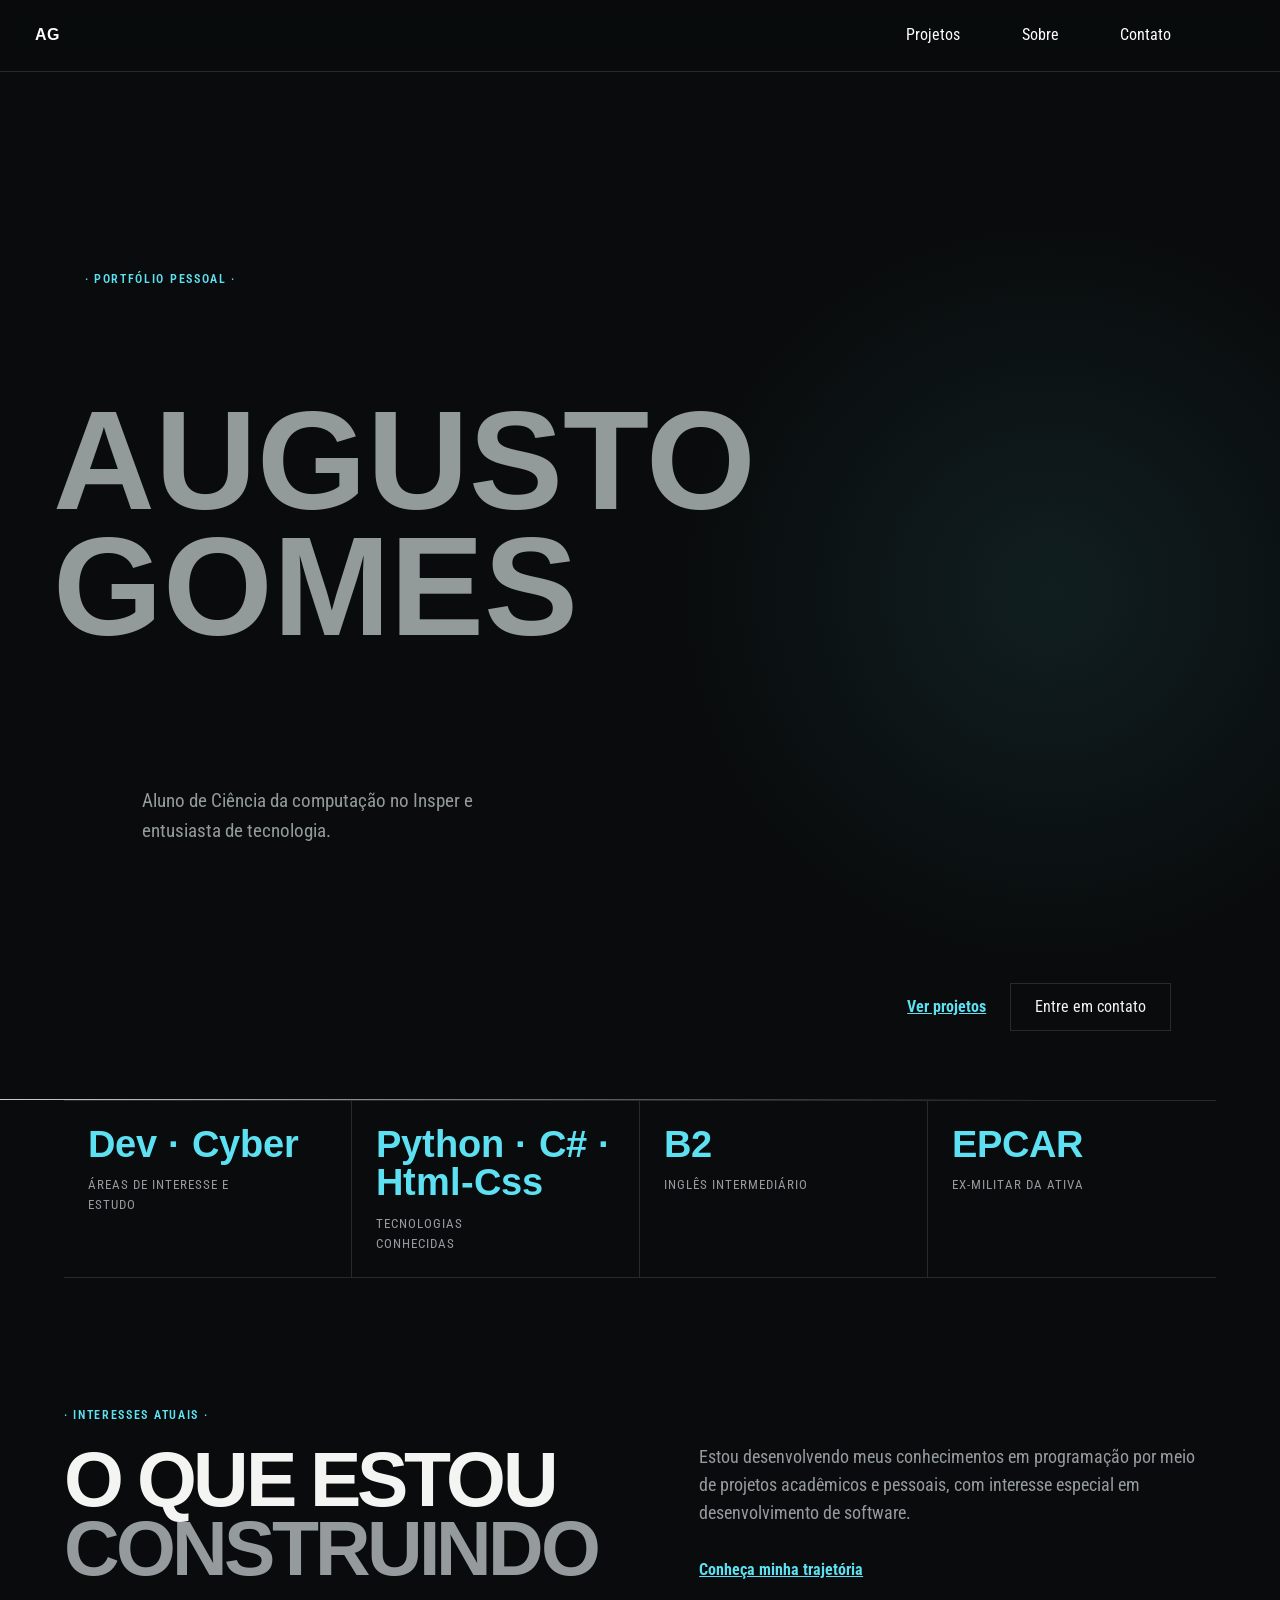
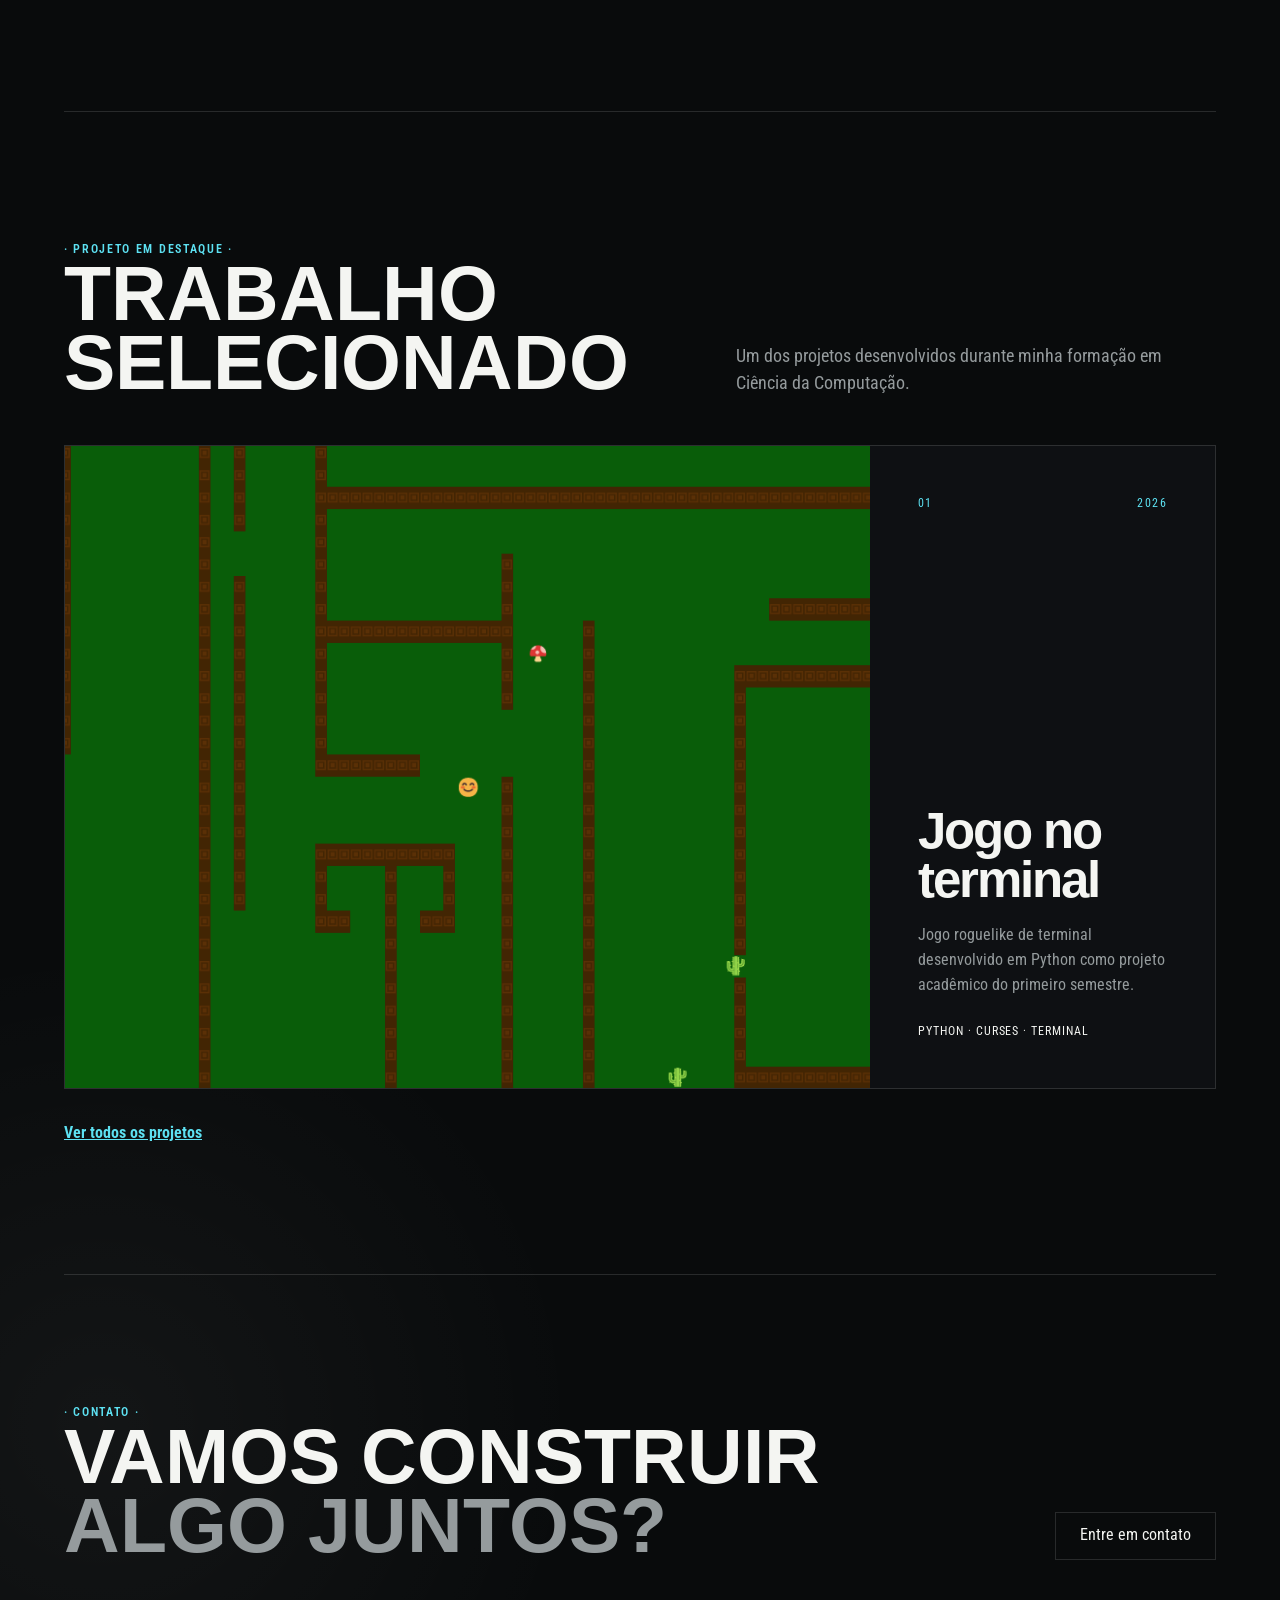
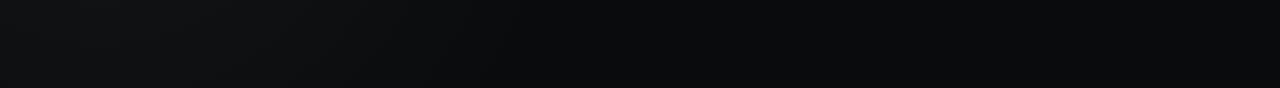
<file: index.html>
<!DOCTYPE html>
<html lang="pt-BR">
<head>
    <meta charset="UTF-8">
    <meta name="viewport" content="width=device-width, initial-scale=1.0">
    <link rel="stylesheet" href="css/style.css">
    <link rel="stylesheet" href="css/styleproject.css">
    <link rel="preconnect" href="https://fonts.googleapis.com">
    <link rel="preconnect" href="https://fonts.gstatic.com" crossorigin>
    <link href="https://fonts.googleapis.com/css2?family=Arimo:ital,wght@0,400..700;1,400..700&display=swap" rel="stylesheet">
    <link href="https://fonts.googleapis.com/css2?family=Chakra+Petch:wght@400;500;600;700&family=DM+Mono:wght@300;400;500&display=swap" rel="stylesheet">
    <link href="https://fonts.googleapis.com/css2?family=Roboto+Condensed:wght@400;500;600;700&display=swap" rel="stylesheet">
    <title>Augusto Gomes | Portfólio</title>
</head>
<body>

    <header class = "site-header">
    <a class="site-logo" href="index.html">AG</a>

    <nav class="site-nav">
      <a class="other-pages" href="projetos.html">Projetos</a>
      <a class="other-pages" href="sobre.html">Sobre</a>
      <a class="other-pages" href="contato.html">Contato</a>
    </nav>

    </header>

    <main>
        <section class = "grid-class">
            <div class = "section-one">
                <p class ="port">· Portfólio pessoal ·</p>
                <h1 class = "grey-title"><span>AUGUSTO</span><br><span>GOMES</span></h1>
                <p class ="description">Aluno de Ciência da computação no Insper e entusiasta de tecnologia.</p>
            </div>
            <nav class = "nav2">
                <a class="butstart1" href="projetos.html">Ver projetos</a>
                <a class="butstart2" href="contato.html">Entre em contato</a>
            </nav>
        </section>
    

        <div class = "section-line"></div>

        <section class="home-facts">
            <article>
                <strong>Dev · Cyber</strong>
                <span>Áreas de interesse e estudo</span>
            </article>

            <article>
                <strong>Python · C# · Html-Css</strong>
                <span>Tecnologias conhecidas</span>
            </article>

            <article>
                <strong>B2</strong>
                <span>Inglês intermediário</span>
            </article>

            <article>
                <strong>EPCAR</strong>
                <span>Ex-militar da ativa</span>
            </article>
        </section>

        <section class="home-focus">
            <div>
                <p class="port home-label">· Interesses atuais ·</p>

                <h2>
                O QUE ESTOU<br>
                <span>CONSTRUINDO</span>
                </h2>
            </div>

            <div class="home-focus-text">
                <p>
                Estou desenvolvendo meus conhecimentos em programação por meio
                de projetos acadêmicos e pessoais, com interesse especial em
                desenvolvimento de software.
                </p>

                <a class="butstart1" href="sobre.html">
                Conheça minha trajetória
                </a>
            </div>
        </section>

        <section class="home-project">
            <div class="home-project-heading">
                <div>
                <p class="projects-label">· Projeto em destaque ·</p>
                <h2>TRABALHO<br>SELECIONADO</h2>
                </div>

                <p>
                Um dos projetos desenvolvidos durante minha formação em
                Ciência da Computação.
                </p>
            </div>

            <article class="project-card project-card-featured">
                <a
                class="project-link"
                href="https://github.com/Golivergg"
                target="_blank"
                rel="noopener noreferrer"
                >
                <figure class="project-image">
                    <img
                    src="img/projind.png"
                    alt="Captura de tela do jogo desenvolvido em Python"
                    >
                </figure>

                <div class="project-content">
                    <div class="project-meta">
                    <span>01</span>
                    <span>2026</span>
                    </div>

                    <h2>Jogo no terminal</h2>

                    <p class="project-description">
                    Jogo roguelike de terminal desenvolvido em Python como
                    projeto acadêmico do primeiro semestre.
                    </p>

                    <p class="project-technologies">
                    Python · Curses · Terminal
                    </p>
                </div>
                </a>
            </article>

            <a class="butstart1 home-all-projects" href="projetos.html">
                Ver todos os projetos
            </a>
        </section>

        <section class="home-contact">
            <div>
                <p class="projects-label">· Contato ·</p>

                <h2>
                VAMOS CONSTRUIR<br>
                <span>ALGO JUNTOS?</span>
                </h2>
            </div>

            <a class="butstart2" href="contato.html">
                Entre em contato
            </a>
        </section>
    </main>
</body>
</html>
</file>
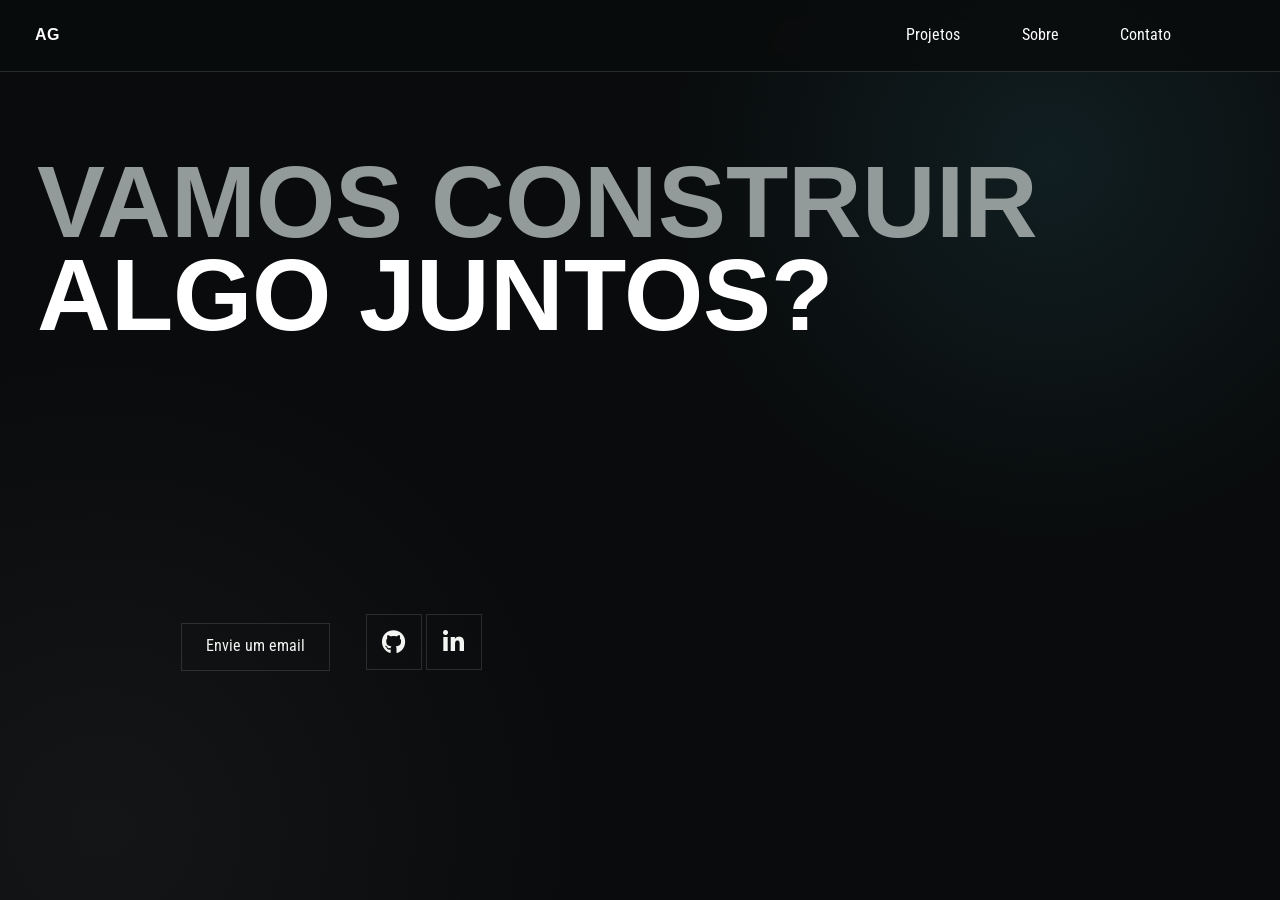
<file: contato.html>
<!DOCTYPE html>
<html lang="pt-BR">
<head>
    <meta charset="UTF-8">
    <meta name="viewport" content="width=device-width, initial-scale=1.0">
    <link rel="stylesheet" href="css/style.css">
    <link rel="preconnect" href="https://fonts.googleapis.com">
    <link rel="preconnect" href="https://fonts.gstatic.com" crossorigin>
    <link href="https://fonts.googleapis.com/css2?family=Arimo:ital,wght@0,400..700;1,400..700&display=swap" rel="stylesheet">
    <link href="https://fonts.googleapis.com/css2?family=Chakra+Petch:wght@400;500;600;700&family=DM+Mono:wght@300;400;500&display=swap" rel="stylesheet">
    <link href="https://fonts.googleapis.com/css2?family=Roboto+Condensed:wght@400;500;600;700&display=swap" rel="stylesheet">
    <link rel="stylesheet" href="https://cdnjs.cloudflare.com/ajax/libs/font-awesome/6.5.2/css/all.min.css">
    <title>Augusto Gomes | Portfólio </title>
</head>
<body>
    <header class = "site-header">
    <a class="site-logo" href="index.html">AG</a>

    <nav class="site-nav">
      <a class="other-pages" href="projetos.html">Projetos</a>
      <a class="other-pages" href="sobre.html">Sobre</a>
      <a class="other-pages" href="contato.html">Contato</a>
    </nav>

    </header>
    <main>
    <section>
        <div class = "section-one">
            <h1><span class = "grey-title2">VAMOS CONSTRUIR</span><br><span class = "white-title2">ALGO JUNTOS?</span></h1>
            <nav>
            <a class="butstart2 contact-email" href="mailto:augusto.goliverg@gmail.com">Envie um email</a>
            <a
                class="contact-button"
                href="https://github.com/Golivergg"
                target="_blank"
                rel="noopener noreferrer"
                aria-label="GitHub"
            >
                <i class="fa-brands fa-github"></i>
            </a>

            <a
                class="contact-button"
                href="https://www.linkedin.com/in/augusto-gomes-10023231002023100231001002323232023100/"
                target="_blank"
                rel="noopener noreferrer"
                aria-label="LinkedIn"
            >
                <i class="fa-brands fa-linkedin-in"></i>
            </a>
            </nav>
        </div>
        <div class="contact-buttons">
            
        </div>
    </section>
    </main>
        
</body>
</html>
</file>
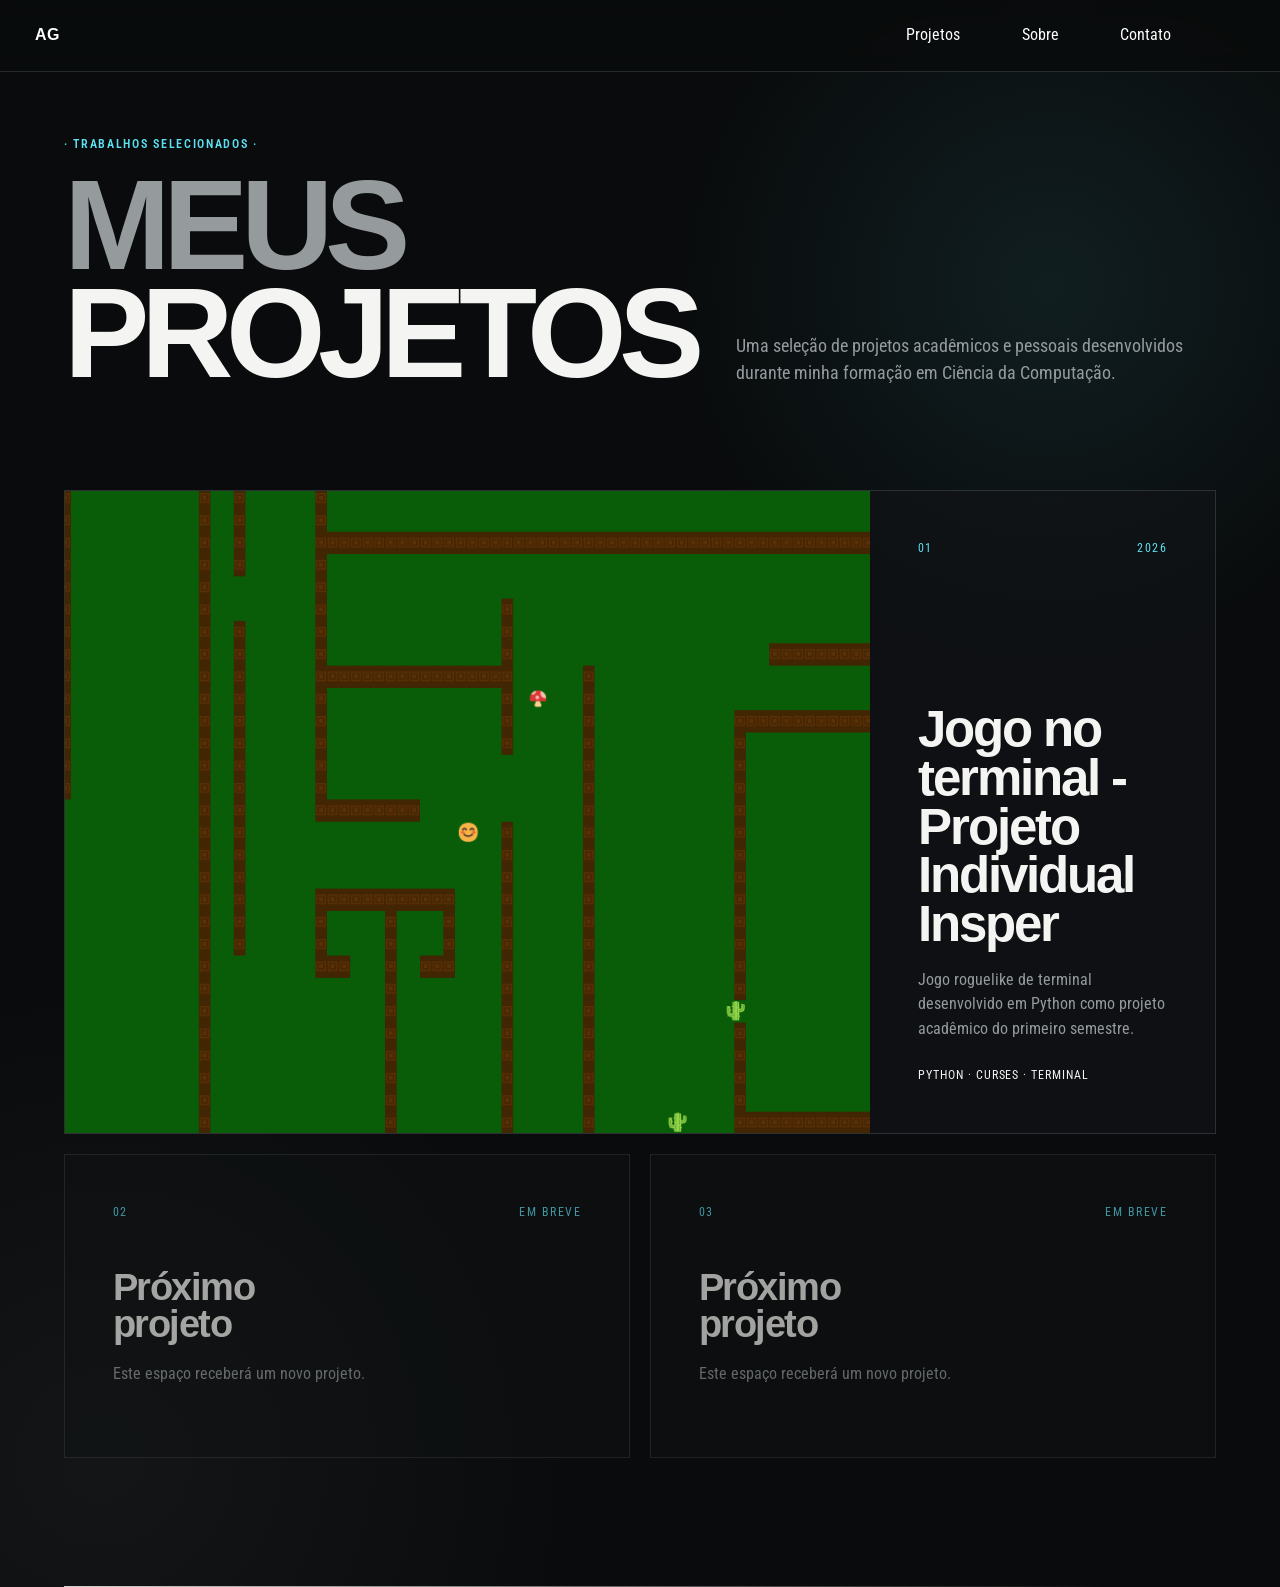
<file: projetos.html>
<!DOCTYPE html>
<html lang="pt-BR">
<head>
    <meta charset="UTF-8">
    <meta name="viewport" content="width=device-width, initial-scale=1.0">
    <link rel="stylesheet" href="css/style.css">
    <link rel="stylesheet" href="css/styleproject.css">
    <link rel="preconnect" href="https://fonts.googleapis.com">
    <link rel="preconnect" href="https://fonts.gstatic.com" crossorigin>
    <link href="https://fonts.googleapis.com/css2?family=Arimo:ital,wght@0,400..700;1,400..700&display=swap" rel="stylesheet">
    <link href="https://fonts.googleapis.com/css2?family=Chakra+Petch:wght@400;500;600;700&family=DM+Mono:wght@300;400;500&display=swap" rel="stylesheet">
    <link href="https://fonts.googleapis.com/css2?family=Roboto+Condensed:wght@400;500;600;700&display=swap" rel="stylesheet">
    <title>Augusto Gomes | Portfólio</title>
</head>
<body>
    <header class = "site-header">
    <a class="site-logo" href="index.html">AG</a>

    <nav class="site-nav">
      <a class="other-pages" href="projetos.html">Projetos</a>
      <a class="other-pages" href="sobre.html">Sobre</a>
      <a class="other-pages" href="contato.html">Contato</a>
    </nav>

    </header>

    <main class="projects-page">

  <section class="projects-intro">
    <p class="projects-label">· Trabalhos selecionados ·</p>

    <h1 class="projects-title">
      <span>MEUS</span>
      <span>PROJETOS</span>
    </h1>

    <p class="projects-description">
      Uma seleção de projetos acadêmicos e pessoais desenvolvidos
      durante minha formação em Ciência da Computação.
    </p>
  </section>

  <section class="projects-grid" aria-label="Lista de projetos">

    <!-- Projeto principal -->
    <article class="project-card project-card-featured">
      <a
        class="project-link"
        href="https://github.com/Golivergg"
        target="_blank"
        rel="noopener noreferrer"
      >
        <figure class="project-image">
          <img
            src="img/projind.png"
            alt="Captura de tela do jogo Classic Dungeon Blitz"
          >
        </figure>

        <div class="project-content">
          <div class="project-meta">
            <span>01</span>
            <span>2026</span>
          </div>

          <h2>Jogo no terminal - Projeto Individual Insper</h2>

          <p class="project-description">
            Jogo roguelike de terminal desenvolvido em Python como
            projeto acadêmico do primeiro semestre.
          </p>

          <p class="project-technologies">
            Python · Curses · Terminal
          </p>
        </div>
      </a>
    </article>

    <!-- Espaço para projeto futuro -->
    <article class="project-card project-coming-soon">
      <div class="project-content">
        <div class="project-meta">
          <span>02</span>
          <span>Em breve</span>
        </div>

        <h2>Próximo projeto</h2>

        <p class="project-description">
          Este espaço receberá um novo projeto.
        </p>
      </div>
    </article>

    <!-- Espaço para projeto futuro -->
    <article class="project-card project-coming-soon">
      <div class="project-content">
        <div class="project-meta">
          <span>03</span>
          <span>Em breve</span>
        </div>

        <h2>Próximo projeto</h2>

        <p class="project-description">
          Este espaço receberá um novo projeto.
        </p>
      </div>
    </article>

  </section>

  <div class="section-line"></div>
</main>

</body>
</html>
</file>
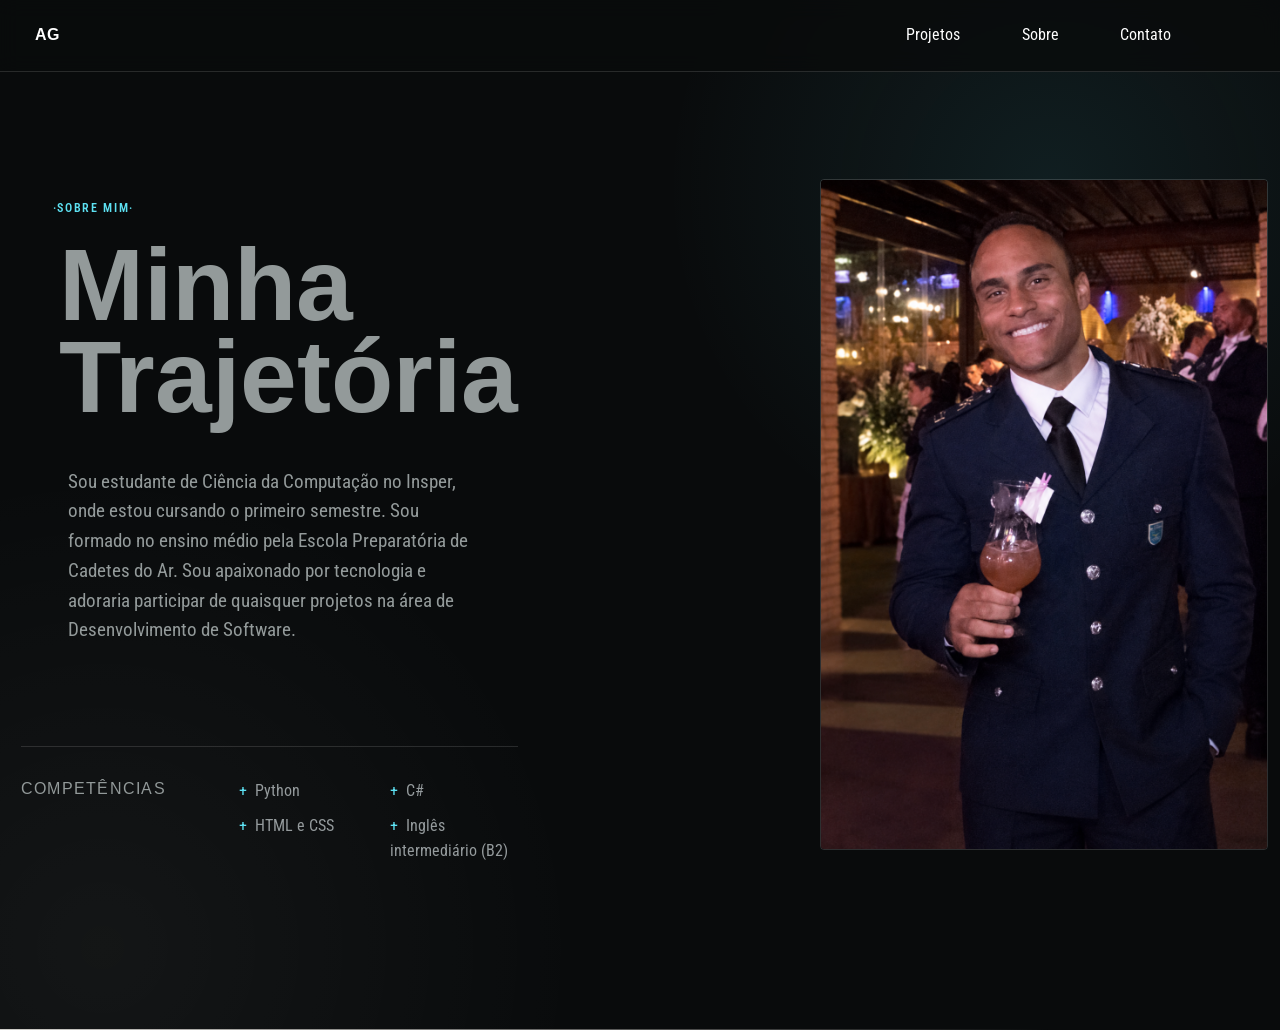
<file: sobre.html>
<!DOCTYPE html>
<html lang="pt-BR">
<head>
    <meta charset="UTF-8">
    <meta name="viewport" content="width=device-width, initial-scale=1.0">
    <link rel="stylesheet" href="css/style.css">
    <link rel="preconnect" href="https://fonts.googleapis.com">
    <link rel="preconnect" href="https://fonts.gstatic.com" crossorigin>
    <link href="https://fonts.googleapis.com/css2?family=Arimo:ital,wght@0,400..700;1,400..700&display=swap" rel="stylesheet">
    <link href="https://fonts.googleapis.com/css2?family=Chakra+Petch:wght@400;500;600;700&family=DM+Mono:wght@300;400;500&display=swap" rel="stylesheet">
    <link href="https://fonts.googleapis.com/css2?family=Roboto+Condensed:wght@400;500;600;700&display=swap" rel="stylesheet">
    <title>Augusto Gomes | Portfólio</title>
</head>
<body>
    <header class = "site-header">
    <a class="site-logo" href="index.html">AG</a>

    <nav class="site-nav">
      <a class="other-pages" href="projetos.html">Projetos</a>
      <a class="other-pages" href="sobre.html">Sobre</a>
      <a class="other-pages" href="contato.html">Contato</a>
    </nav>

    </header>
<main>
    <section class = "about">

    <div class = "section-two">
        <p class ="port2">·Sobre mim·</p>
        <h1 class = "grey-title4">Minha<br>Trajetória</h1>

        <p class = "description-about">Sou estudante de Ciência da Computação no Insper, onde estou cursando o primeiro semestre.
        Sou formado no ensino médio pela Escola Preparatória de Cadetes do Ar. 
        Sou apaixonado por tecnologia e adoraria participar de quaisquer projetos na área
        de Desenvolvimento de Software.</p>
        <div class="skills">
            <h2>Competências</h2>
            <ul>
              <li>Python</li>
              <li>C#</li>
              <li>HTML e CSS</li>
              <li>Inglês intermediário (B2)</li>
            </ul>
        </div>
    </div>

     <figure class="retratopessoal">
          <img class = "about-img"
            src="img/retratopessoal.png"
            alt="Retrato de Augusto Gomes"
          />
    </figure>

    </section>

    <div class = "section-line"></div>
</main>
</body>
</html>
</file>
<file: css/style.css>
:root {
  --bg: #090b0c;
  --surface: #111517;
  --text: #f4f5f2;
  --muted: #959b9d;
  --accent: #5de1f2;
  --line: rgba(255, 255, 255, 0.13);
  --page: min(88rem, calc(100% - 2 * clamp(1.25rem, 5vw, 5rem)));
}
*,
*::before,
*::after {
  box-sizing: border-box;
}
html {
  scroll-behavior: smooth;
}
body {
  min-height: 100vh;
  margin: 0;
  overflow-x: hidden;
  color: var(--text);
  background:
    radial-gradient(
      circle at 82% 18%,
      rgba(93, 225, 242, 0.09),
      transparent 24rem
    ),
    radial-gradient(
      circle at 8% 92%,
      rgba(255, 255, 255, 0.045),
      transparent 30rem
    ),
    var(--bg);
  font-family: "Roboto Condensed", sans-serif;
  line-height: 1.55;
}
body::before {
  content: "";
  position: fixed;
  inset: 0;
  z-index: -1;
  opacity: 0.13;
  background-image: repeating-linear-gradient(
    90deg,
    transparent 0,
    transparent calc(25% - 1px),
    rgba(255, 255, 255, 0.08) 25%
  );
  pointer-events: none;
}
a {
  color: inherit;
}
:focus-visible {
  outline: 2px solid var(--accent);
  outline-offset: 5px;
}

.site-header{
  position: fixed;
  z-index: 1000;
  background: rgba(9, 11, 12, 0.82);
  backdrop-filter: blur(10px);
  top: 0;
  left: 0;
  width: 100%;
  display: flex;
  justify-content: space-between;
  align-items: center;
  height: 4.5rem;
  border-bottom: 1px solid var(--line);
}

.site-logo {
  color: white;
  text-decoration: none;
  display: inline-block;
  font-family: "Arimo", sans-serif;
  font-size: clamp(1rem, 1vw, 3rem);;
  margin-top: 15px;
  margin-bottom: 15px;
  margin-left: clamp(15px, 2.75vw, 50px);
  font-weight: bold;
}
.site-nav{
  margin-right: clamp(1rem, 4vw, 4rem);
}
.other-pages{
  color: white;
  text-decoration: none;
  display: inline-block;
  font-family: "Roboto Condensed", sans-serif;
  font-size: clamp(1rem, 1vw, 3rem);
  margin-right: clamp(10px, 4.5vw, 100px);
}
.butstart1{
  color: var(--accent);
  display: inline-block;
  font-weight: bold;
  font-family: "Roboto Condensed", sans-serif;
  font-size: clamp(1rem, 1vw, 3rem);
}
.butstart2{
  display: inline-flex;
  align-items: center;
  justify-content: center;
  width: fit-content;
  height: 2.4rem;
  padding: 0 1.5rem;
  min-height: 3rem;
  border: 1px solid var(--line);
  color: var(--text);
  text-decoration: none;
  background-color: transparent;

  transition:
    color 180ms ease,
    border-color 180ms ease,
    background-color 180ms ease,
    box-shadow 180ms ease,
    transform 100ms ease;
}
.butstart2:hover,
.butstart2:focus-visible {
  color: var(--accent);
  border-color: var(--accent);
  background-color: rgba(93, 225, 242, 0.06);

  box-shadow:
    0 0 0.5rem rgba(93, 225, 242, 0.25),
    0 0 1.5rem rgba(93, 225, 242, 0.12);
}
.butstart2:active {
  transform: scale(0.97);
  background-color: rgba(93, 225, 242, 0.14);

  box-shadow:
    0 0 0.75rem rgba(93, 225, 242, 0.4),
    0 0 2rem rgba(93, 225, 242, 0.2);
}
.contact-email{
  margin-top: 2rem;
  margin-left: clamp(1rem, 10rem, 12rem);
  margin-right: 2rem;
  align-self: flex-start;
}
.description{
  color:rgb(147, 154, 154);
  font-family: 'Roboto Condensed', sans-serif;
  font-size: clamp(1rem, 1.5vw, 2rem);
  margin: clamp(50px,7vw,100px);
  margin-top: clamp(25px,3.5rem,50px);
  margin-bottom: clamp(75px,8vw,125px);
  max-width: 25rem;
}
.description-about{
  color:rgb(147, 154, 154);
  font-family: 'Roboto Condensed', sans-serif;
  font-size: clamp(1rem, 1.5vw, 2rem);
  margin: clamp(25px,3.5vw,50px);
  margin-left: clamp(30px,3.7vw,80px);
  max-width: 25rem;
}
.nav2{
  display: flex;
  align-items: center;
  gap: 1.5rem;
  padding-bottom: 0.25rem;
  margin-right: clamp(2rem, 6vw, 6rem);
}
.port{
  margin: 0 0 1.25rem;
  margin-left: 2rem;
  color: var(--accent);
  font-family: "Roboto Condensed", sans-serif;
  font-size: 0.75rem;
  font-weight: 600;
  text-transform: uppercase;
  letter-spacing: 0.14em;
}
.port2{
  margin: 0 0 1.25rem;
  margin-left: 2rem;
  color: var(--accent);
  font-family: "Roboto Condensed", sans-serif;
  font-size: 0.75rem;
  font-weight: 600;
  text-transform: uppercase;
  letter-spacing: 0.14em;
}
.section-line {
  width: min(82vw, 1180px);
  height: 1px;
  background: linear-gradient(
    to right,
    rgba(230, 227, 222, 0.9),
    rgba(245, 157, 19, 0)
  );
}
.grid-class{
  display: grid;
  grid-template-columns: minmax(0, 1fr) auto;
  align-items: end;
  gap: clamp(2rem, 6vw, 6rem);

  min-height: 100vh;
  padding: clamp(8rem, 15vh, 11rem) 2rem 4rem;
}
.section-one{
  display: grid;
  min-height: 100vh;
  margin-left: clamp(1rem,2.3vh, 2rem);
  margin-right: clamp(1rem, 2.3vh, 2rem);
  padding-top: clamp(8rem, 15vh, 11rem);
}
.section-two{
  display: grid;
  align-content: start;
  min-height: 100vh;
  margin-left: clamp(1rem,2.3vh, 2rem);
  margin-right: clamp(1rem, 2.3vh, 2rem);
  margin-top: clamp(4rem,5vh,7rem);
  padding-top: clamp(8rem, 15vh, 11rem);
}
  .grey-title{
    margin: 0;
    font-size: clamp(4rem, 11vw, 10rem);
    font-family: "Arimo", sans-serif;
    color:rgb(147, 154, 154);
    line-height: 0.9;
}
  .white-title{
    font-size: clamp(4rem, 11vw, 10rem);
    margin: 0;
    font-family: "Arimo", sans-serif;
    color: white;
    line-height: 0.9;
}
.grey-title2{
    margin: 0;
    margin-left: 1rem;
    font-size: clamp(3rem, 8vw, 10rem);
    font-family: "Arimo", sans-serif;
    color:rgb(147, 154, 154);
    line-height: 0.9;
}
  .white-title2{
    font-size: clamp(3rem, 8vw, 10rem);
    margin: 0;
    margin-left: 1rem;
    font-family: "Arimo", sans-serif;
    color: white;
    line-height: 0.9;
}
.grey-title3{
    margin: 0;
    font-size: clamp(1rem, 4.5vw, 7rem);
    font-family: "Arimo", sans-serif;
    color:rgb(147, 154, 154);
    line-height: 0.9;
}
.grey-title4{
    margin: 0;
    margin-left: clamp(2rem,3vw,5rem);
    font-size: clamp(4rem, 8vw, 9rem);
    font-family: "Arimo", sans-serif;
    color:rgb(147, 154, 154);
    line-height: 0.9;
}
  .blue-title{
    font-size: clamp(4rem, 11vw, 10rem);
    margin: 2rem;
    font-family: "Arimo", sans-serif;
    color: rgb(67, 218, 235)
}
  .about-title{
    font-size: clamp(2rem, 3vw, 6rem);
    margin-top: 8rem;
    margin-left: 13.5rem;
    margin-bottom: 2rem;
    font-family: "Arimo", sans-serif;
    color: white;
  }
  .about-title2{
    font-size: clamp(2rem, 3vw, 6rem);
    margin-top: 4rem;
    margin-left: 13.5rem;
    margin-bottom: 2rem;
    font-family: "Arimo", sans-serif;
    color: white;
  }
  .about-text{
    font-family: "Roboto Condensed", sans-serif;
    color:white;
    margin-left: 13.5rem;
    font-size: clamp(0.5rem, 1.5vw, 2rem);
    margin-bottom: 2rem;
    max-width: 38rem;
  }
  .about-text2{
    font-family: "Roboto Condensed", sans-serif;
    color:white;
    margin-left: 13.5rem;
    font-size: clamp(0.5rem, 1vw, 1.2rem);
    margin-bottom: 1rem;
  }
  .about{
    display: flex;
  }
  .about-img{
    width: min(30vw, 20rem);
    height: auto;
    display: block;
    margin:8rem;
    object-fit: cover;
    object-position: center top;

    border: 1px solid rgba(255, 255, 255, 0.15);
    border-radius: 4px;
  }
.contact-buttons {
  display: flex;
  gap: 1rem;
}
.contact-button {
  display: inline-flex;
  align-items: center;
  justify-content: center;

  width: 3.5rem;
  height: 3.5rem;

  color: var(--text);
  background-color: transparent;
  border: 1px solid var(--line);
  text-decoration: none;

  transition:
    transform 180ms ease,
    color 180ms ease,
    border-color 180ms ease,
    background-color 180ms ease,
    box-shadow 180ms ease;
}

.contact-button i {
  font-size: 1.5rem;
}

.contact-button:hover,
.contact-button:focus-visible {
  transform: translateY(-0.35rem);
  color: var(--accent);
  border-color: var(--accent);
  background-color: rgba(93, 225, 242, 0.06);

  box-shadow:
    0 0.75rem 1.5rem rgba(0, 0, 0, 0.3),
    0 0 1rem rgba(93, 225, 242, 0.15);
}

.contact-button:active {
  transform: translateY(-0.1rem) scale(0.95);
}
.retratopessoal {
  margin-top: clamp(3rem, 4vw, 6rem);
  margin-bottom: clamp(2rem,4vw,5rem);
  margin-left: clamp(7rem,12vw,18rem);
  margin-right: clamp(1rem, 2vw, 3rem);
}
.about-img {
  width: min(40vw, 28rem);
  height: auto;
}

.skills {
  display: grid;
  grid-template-columns: 1fr 1.5fr;
  gap: 2rem;
  margin-top: 3.5rem;
  padding-top: 2rem;
  border-top: 1px solid var(--line);
}
.skills h2 {
  margin: 0;
  font:
    500 1rem "Arimo",
    sans-serif;
  text-transform: uppercase;
  letter-spacing: 0.08em;
  color:rgb(147, 154, 154);
}
.skills ul {
  display: grid;
  grid-template-columns: 1fr 1fr;
  gap: 0.65rem 1.5rem;
  margin: 0;
  padding: 0;
  list-style: none;
  color: var(--muted);
}
.skills li::before {
  content: "+";
  margin-right: 0.5rem;
  color: var(--accent);
}
.home-facts {
  width: var(--page);
  margin-inline: auto;

  display: grid;
  grid-template-columns: repeat(4, 1fr);

  border-top: 1px solid var(--line);
  border-bottom: 1px solid var(--line);
}

.home-facts article {
  min-height: 9rem;
  padding: 1.5rem;

  border-right: 1px solid var(--line);
}

.home-facts article:last-child {
  border-right: 0;
}

.home-facts strong {
  display: block;

  color: var(--accent);
  font-family: "Arimo", sans-serif;
  font-size: clamp(1.8rem, 3vw, 2.8rem);
  line-height: 1;
}

.home-facts span {
  display: block;
  max-width: 10rem;
  margin-top: 0.75rem;

  color: var(--muted);
  font-size: 0.8rem;
  text-transform: uppercase;
  letter-spacing: 0.08em;
}
.home-focus {
  width: var(--page);
  margin-inline: auto;
  padding-block: clamp(5rem, 10vw, 9rem);

  display: grid;
  grid-template-columns: 1fr 1fr;
  gap: clamp(3rem, 8vw, 8rem);
}

.home-label {
  margin-left: 0;
}

.home-focus h2 {
  margin: 0;

  color: var(--text);
  font-family: "Arimo", sans-serif;
  font-size: clamp(2.8rem, 6vw, 6rem);
  line-height: 0.9;
  letter-spacing: -0.05em;
}

.home-focus h2 span {
  color: var(--muted);
}

.home-focus-text {
  align-self: end;
  max-width: 34rem;
}

.home-focus-text p {
  margin: 0 0 2rem;

  color: var(--muted);
  font-size: clamp(1rem, 1.4vw, 1.25rem);
}
.home-project {
  width: var(--page);
  margin-inline: auto;
  padding-block: clamp(5rem, 10vw, 9rem);

  border-top: 1px solid var(--line);
}

.home-project-heading {
  display: grid;
  grid-template-columns: 1fr minmax(18rem, 30rem);
  align-items: end;
  gap: clamp(2rem, 8vw, 8rem);

  margin-bottom: 3rem;
}

.home-project-heading h2 {
  margin: 0;

  color: var(--text);
  font-family: "Arimo", sans-serif;
  font-size: clamp(2.8rem, 6vw, 6rem);
  line-height: 0.9;
}

.home-project-heading > p {
  margin: 0;
  color: var(--muted);
  font-size: 1.1rem;
}

.home-all-projects {
  margin-top: 2rem;
}
.home-contact {
  width: var(--page);
  margin-inline: auto;
  padding-block: clamp(5rem, 10vw, 9rem);

  display: flex;
  justify-content: space-between;
  align-items: end;
  gap: 3rem;

  border-top: 1px solid var(--line);
}

.home-contact h2 {
  margin: 0;

  color: var(--text);
  font-family: "Arimo", sans-serif;
  font-size: clamp(2.8rem, 6vw, 6rem);
  line-height: 0.9;
}

.home-contact h2 span {
  color: var(--muted);
}
@media (max-width: 700px) {
  .home-facts {
    grid-template-columns: 1fr 1fr;
  }

  .home-facts article:nth-child(2) {
    border-right: 0;
  }

  .home-facts article:nth-child(-n + 2) {
    border-bottom: 1px solid var(--line);
  }

  .home-focus,
  .home-project-heading {
    grid-template-columns: 1fr;
  }

  .home-contact {
    flex-direction: column;
    align-items: flex-start;
  }
}
/* RESPONSIVIDADE — PÁGINA SOBRE */

@media (max-width: 768px) {
  .about {
    display: flex;
    flex-direction: column;
    align-items: stretch;
  }

  .section-two {
    min-height: auto;
    margin-inline: clamp(1rem, 5vw, 2rem);
    padding-top: 7rem;
  }

  .port2 {
    margin-left: 0;
    margin-bottom: 1rem;
  }

  .grey-title4 {
    margin-left: 0;
    font-size: clamp(3.3rem, 15vw, 6rem);
  }

  .description-about {
    max-width: 100%;
    margin: 2rem 0 0;
    font-size: clamp(1rem, 4vw, 1.25rem);
  }

  .skills {
    margin-top: 3rem;
  }

  .retratopessoal {
    width: auto;
    margin: 3rem clamp(1rem, 5vw, 2rem);
  }

  .about-img {
    display: block;
    width: min(100%, 28rem);
    height: auto;
    margin: 0;
  }

  .retratopessoal figcaption {
    width: min(100%, 28rem);
    margin-top: 0.75rem;
    color: var(--muted);
    font-size: 0.8rem;
  }

  .section-line {
    margin-inline: auto;
  }
}
@media (max-width: 480px) {
  .section-two {
    margin-inline: 1.25rem;
  }

  .grey-title4 {
    font-size: clamp(3rem, 15vw, 4.5rem);
    line-height: 0.9;
  }

  .description-about {
    font-size: 1rem;
  }

  .skills {
    grid-template-columns: 1fr;
  }

  .skills ul {
    grid-template-columns: 1fr;
  }

  .retratopessoal {
    margin: 2.5rem 1.25rem;
  }
}
@media (max-width: 600px) {
  .site-logo {
    margin-left: 1rem;
  }

  .site-nav {
    display: flex;
    gap: clamp(0.75rem, 3vw, 1rem);
    margin-right: 1rem;
  }

  .other-pages {
    margin-right: 0;
    font-size: clamp(0.75rem, 3.3vw, 1rem);
  }
}
@media (max-width: 768px) {
  .section-one {
    min-height: auto;
    margin-inline: 1.25rem;
    padding-top: 7rem;
  }

  .grey-title2,
  .white-title2 {
    margin-left: 0;
    font-size: clamp(2.8rem, 12vw, 5rem);
  }

  .section-one nav {
    display: flex;
    align-items: center;
    flex-wrap: wrap;
    gap: 0.75rem;
    margin-top: 2rem;
  }

  .contact-email {
    margin: 0;
  }

  .contact-button {
    flex-shrink: 0;
  }
}
</file>
<file: css/styleproject.css>
.projects-page {
  width: var(--page);
  margin-inline: auto;
  padding-top: clamp(8rem, 15vh, 11rem);
}

.projects-intro {
  display: grid;
  grid-template-columns: minmax(0, 1fr) minmax(18rem, 30rem);
  align-items: end;

  row-gap: 1rem;
  column-gap: clamp(2rem, 8vw, 8rem);

  padding-bottom: clamp(4rem, 8vw, 7rem);
}

.projects-label {
  grid-column: 1 / -1;

  margin: 0;
  color: var(--accent);

  font-family: "Roboto Condensed", sans-serif;
  font-size: 0.75rem;
  font-weight: 600;

  text-transform: uppercase;
  letter-spacing: 0.14em;
}

.projects-title {
  margin: 0;

  font-family: "Arimo", sans-serif;
  font-size: clamp(4rem, 10vw, 9rem);
  line-height: 0.85;
  letter-spacing: -0.06em;
}

.projects-title span {
  display: block;
}

.projects-title span:first-child {
  color: var(--muted);
}

.projects-title span:last-child {
  color: var(--text);
}

.projects-description {
  max-width: 30rem;
  margin: 0;

  color: var(--muted);
  font-size: clamp(1rem, 1.4vw, 1.25rem);
}
.projects-grid {
  display: grid;
  grid-template-columns: repeat(2, minmax(0, 1fr));
  gap: 1.25rem;

  padding-bottom: clamp(5rem, 10vw, 9rem);
}

.project-card {
  min-width: 0;

  border: 1px solid var(--line);
  background-color: rgba(17, 21, 23, 0.65);

  transition:
    transform 180ms ease,
    border-color 180ms ease,
    box-shadow 180ms ease;
}

.project-card-featured {
  grid-column: 1 / -1;
}
.project-link {
  display: grid;
  grid-template-columns: minmax(0, 1.4fr) minmax(18rem, 0.6fr);

  min-height: 32rem;

  color: inherit;
  text-decoration: none;
}

.project-image {
  min-height: 100%;
  margin: 0;
  overflow: hidden;

  background-color: var(--surface);
}

.project-image img {
  display: block;
  width: 100%;
  height: 100%;

  object-fit: cover;

  filter: saturate(0.8) contrast(1.05);
  transition:
    transform 350ms ease,
    filter 350ms ease;
}

.project-content {
  display: flex;
  flex-direction: column;
  justify-content: flex-end;

  padding: clamp(1.5rem, 4vw, 3rem);
}

.project-meta {
  display: flex;
  justify-content: space-between;
  gap: 1rem;

  margin-bottom: auto;

  color: var(--accent);
  font-size: 0.75rem;
  text-transform: uppercase;
  letter-spacing: 0.12em;
}

.project-content h2 {
  max-width: 12ch;
  margin: 3rem 0 1.25rem;

  color: var(--text);
  font-family: "Arimo", sans-serif;
  font-size: clamp(2rem, 4vw, 4rem);
  line-height: 0.95;
  letter-spacing: -0.04em;
}

.project-description {
  max-width: 34rem;
  margin: 0;

  color: var(--muted);
  font-size: 1rem;
}

.project-technologies {
  margin: 1.5rem 0 0;

  color: var(--text);
  font-size: 0.75rem;
  text-transform: uppercase;
  letter-spacing: 0.08em;
}
.project-card-featured:hover,
.project-card-featured:focus-within {
  transform: translateY(-0.4rem);

  border-color: rgba(93, 225, 242, 0.5);

  box-shadow:
    0 1.5rem 3rem rgba(0, 0, 0, 0.3),
    0 0 1.5rem rgba(93, 225, 242, 0.08);
}

.project-card-featured:hover .project-image img,
.project-card-featured:focus-within .project-image img {
  transform: scale(1.025);
  filter: saturate(1) contrast(1.05);
}
.project-coming-soon {
  min-height: 19rem;
  opacity: 0.65;
}

.project-coming-soon .project-meta {
  margin-bottom: auto;
}

.project-coming-soon h2 {
  font-size: clamp(1.75rem, 3vw, 3rem);
}
@media (max-width: 700px) {
  .projects-intro {
    grid-template-columns: 1fr;
  }

  .projects-label {
    grid-column: auto;
  }

  .projects-description {
    margin-top: 1rem;
  }

  .projects-grid {
    grid-template-columns: 1fr;
  }

  .project-card-featured {
    grid-column: auto;
  }

  .project-link {
    grid-template-columns: 1fr;
  }

  .project-image {
    min-height: 16rem;
    aspect-ratio: 16 / 10;
  }

  .project-coming-soon {
    min-height: 15rem;
  }
}
.project-card,
.project-link,
.project-image {
  min-width: 0;
  max-width: 100%;
}

.project-image {
  margin: 0;
  overflow: hidden;
}

.project-image img {
  display: block;
  width: 100%;
  max-width: 100%;
  height: 100%;
  object-fit: cover;
}
@media (max-width: 700px) {
  .project-link {
    grid-template-columns: minmax(0, 1fr);
    min-height: auto;
  }

  .project-image {
    width: 100%;
    min-height: 0;
    aspect-ratio: 16 / 10;
  }

  .project-image img {
    width: 100%;
    height: 100%;
  }
}
</file>
